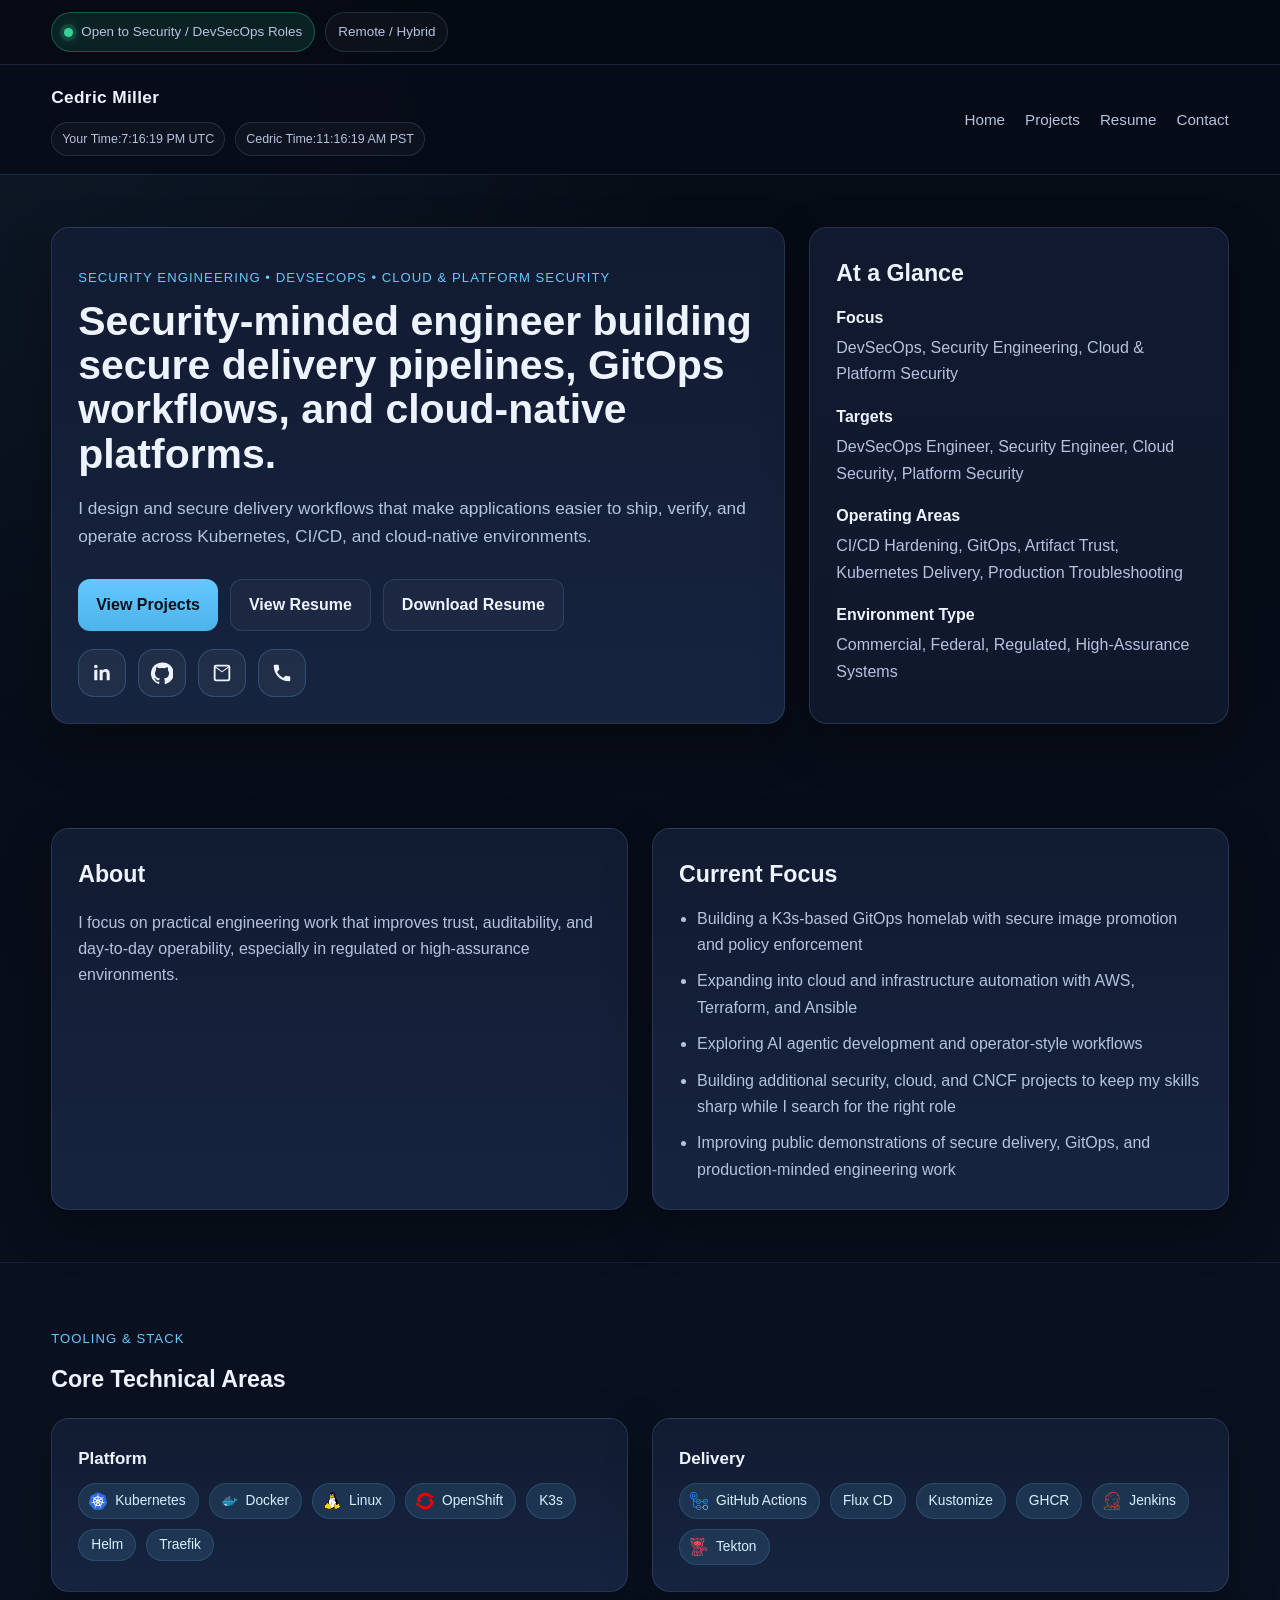
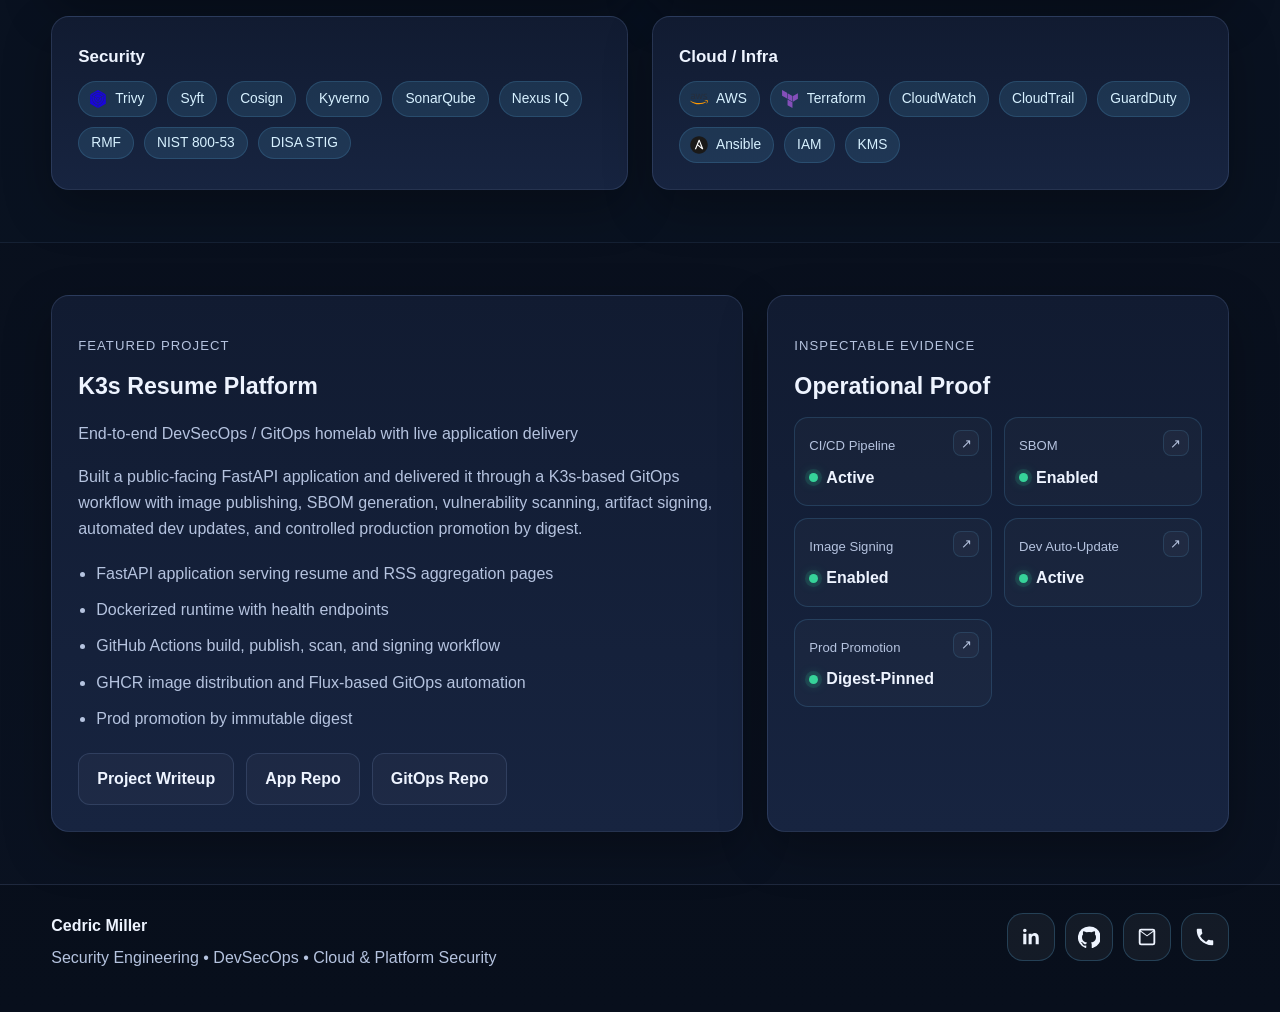
<file: index.html>
<!DOCTYPE html>
<html lang="en">

<head>
  <meta charset="UTF-8" />
  <meta name="viewport" content="width=device-width, initial-scale=1.0" />
  <title>Cedric Miller | DevSecOps & Security Engineer</title>
  <meta name="description"
    content="Cedric Miller portfolio featuring DevSecOps, security engineering, GitOps, Kubernetes, cloud-native platforms, and secure delivery systems." />
  <link rel="canonical" href="https://cedricmiller.dev/" />
  <link rel="stylesheet" href="/styles.css" />
  <script defer src="/script.js"></script>
</head>

<body>
  <a class="skip-link" href="#main">Skip to content</a>

  <div class="status-strip">
    <div class="container status-strip-inner">
      <span class="status-pill status-pill-available">
        <span class="status-dot" aria-hidden="true"></span>
        Open to Security / DevSecOps Roles
      </span>
      <span class="status-pill">Remote / Hybrid</span>
    </div>
  </div>

  <header class="site-header">
    <div class="container header-inner">
      <div class="brand-group">
        <a class="brand" href="/">Cedric Miller</a>
        <div class="header-meta">
          <span class="status-pill">Your Time: <span id="visitor-time">--:--</span></span>
          <span class="status-pill">Cedric Time: <span id="cedric-time">--:--</span></span>
        </div>
      </div>
      <nav class="nav" aria-label="Primary">
        <a href="/">Home</a>
        <a href="/projects.html">Projects</a>
        <a href="/resume.html">Resume</a>
        <a href="/contact.html">Contact</a>
      </nav>
    </div>
  </header>

  <main id="main">
    <section class="hero section">
      <div class="container hero-grid">
        <div class="hero-card hero-main">
          <p class="eyebrow">Security Engineering • DevSecOps • Cloud & Platform Security</p>
          <h1>Security-minded engineer building secure delivery pipelines, GitOps workflows, and cloud-native platforms.
          </h1>
          <p class="lead">
            I design and secure delivery workflows that make applications easier to ship, verify, and operate across
            Kubernetes, CI/CD, and cloud-native environments.
          </p>

          <div class="cta-row">
            <a class="btn btn-primary" href="/projects.html">View Projects</a>
            <a class="btn btn-secondary" href="/resume.html">View Resume</a>
            <a class="btn btn-secondary" href="/assets/CedricMillerResume.pdf">Download Resume</a>
          </div>

          <div class="social-row" aria-label="Quick links">
            <a class="social-icon-link" href="https://www.linkedin.com/in/cedric-miller2020/" target="_blank"
              rel="noopener noreferrer" aria-label="LinkedIn">
              <svg class="social-svg" viewBox="0 0 24 24" aria-hidden="true">
                <path fill="currentColor"
                  d="M6.94 8.5H3.56V20h3.38V8.5ZM5.25 3A1.97 1.97 0 1 0 5.3 6.94 1.97 1.97 0 0 0 5.25 3ZM20.44 12.7c0-3.46-1.85-5.07-4.32-5.07-1.99 0-2.88 1.09-3.38 1.86V8.5H9.38V20h3.36v-6.2c0-1.63.31-3.2 2.33-3.2 1.99 0 2.02 1.86 2.02 3.3V20H20.44v-7.3Z" />
              </svg>
            </a>

            <a class="social-icon-link" href="https://github.com/ceddy-cedd" target="_blank" rel="noopener noreferrer"
              aria-label="GitHub">
              <svg class="social-svg" viewBox="0 0 24 24" aria-hidden="true">
                <path fill="currentColor"
                  d="M12 .5A12 12 0 0 0 8.2 23.9c.6.1.82-.26.82-.58v-2.03c-3.34.73-4.04-1.42-4.04-1.42-.55-1.38-1.33-1.75-1.33-1.75-1.09-.74.08-.73.08-.73 1.2.09 1.84 1.22 1.84 1.22 1.08 1.83 2.82 1.3 3.5.99.11-.77.42-1.3.76-1.6-2.67-.3-5.47-1.32-5.47-5.9 0-1.3.47-2.37 1.23-3.2-.12-.3-.53-1.52.12-3.17 0 0 1-.32 3.3 1.22a11.5 11.5 0 0 1 6 0c2.28-1.54 3.28-1.22 3.28-1.22.66 1.65.25 2.87.13 3.17.77.83 1.23 1.9 1.23 3.2 0 4.6-2.81 5.59-5.5 5.88.43.37.82 1.1.82 2.23v3.3c0 .32.21.7.83.58A12 12 0 0 0 12 .5Z" />
              </svg>
            </a>

            <a class="social-icon-link" href="mailto:cedric7m@yahoo.com" aria-label="Email">
              <svg class="social-svg" viewBox="0 0 24 24" aria-hidden="true">
                <path fill="currentColor"
                  d="M3 5.5A2.5 2.5 0 0 1 5.5 3h13A2.5 2.5 0 0 1 21 5.5v13a2.5 2.5 0 0 1-2.5 2.5h-13A2.5 2.5 0 0 1 3 18.5v-13Zm2.1-.5L12 10.1 18.9 5H5.1Zm13.9 1.24-6.4 4.72a1 1 0 0 1-1.2 0L5 6.24V18.5a.5.5 0 0 0 .5.5h13a.5.5 0 0 0 .5-.5V6.24Z" />
              </svg>
            </a>

            <a class="social-icon-link" href="/contact.html" aria-label="Contact">
              <svg class="social-svg" viewBox="0 0 24 24" aria-hidden="true">
                <path fill="currentColor"
                  d="M6.62 10.79a15.46 15.46 0 0 0 6.59 6.59l2.2-2.2c.27-.27.67-.36 1.02-.24 1.12.37 2.33.57 3.57.57.55 0 1 .45 1 1V20a1 1 0 0 1-1 1C10.3 21 3 13.7 3 4a1 1 0 0 1 1-1h3.5c.55 0 1 .45 1 1 0 1.24.2 2.45.57 3.57.12.35.03.75-.24 1.02l-2.2 2.2Z" />
              </svg>
            </a>
          </div>
        </div>

        <aside class="hero-card hero-side">
          <h2>At a Glance</h2>
          <dl class="info-list">
            <div>
              <dt>Focus</dt>
              <dd>DevSecOps, Security Engineering, Cloud & Platform Security</dd>
            </div>
            <div>
              <dt>Targets</dt>
              <dd>DevSecOps Engineer, Security Engineer, Cloud Security, Platform Security</dd>
            </div>
            <div>
              <dt>Operating Areas</dt>
              <dd>CI/CD Hardening, GitOps, Artifact Trust, Kubernetes Delivery, Production Troubleshooting</dd>
            </div>
            <div>
              <dt>Environment Type</dt>
              <dd>Commercial, Federal, Regulated, High-Assurance Systems</dd>
            </div>
          </dl>
        </aside>
      </div>
    </section>

    <section class="section dashboard-section">
      <div class="container dashboard-grid">
        <article class="card">
          <h2>About</h2>
          <p>
            I focus on practical engineering work that improves trust, auditability, and day-to-day operability,
            especially in regulated or high-assurance environments.
          </p>
        </article>

        <article class="card">
          <h2>Current Focus</h2>
          <ul class="clean-list">
            <li>Building a K3s-based GitOps homelab with secure image promotion and policy enforcement</li>
            <li>Expanding into cloud and infrastructure automation with AWS, Terraform, and Ansible</li>
            <li>Exploring AI agentic development and operator-style workflows</li>
            <li>Building additional security, cloud, and CNCF projects to keep my skills sharp while I search for the
              right role</li>
            <li>Improving public demonstrations of secure delivery, GitOps, and production-minded engineering work</li>
          </ul>
        </article>
      </div>
    </section>

    <section class="section section-alt">
      <div class="container">
        <div class="section-heading">
          <p class="eyebrow">Tooling & Stack</p>
          <h2>Core Technical Areas</h2>
        </div>

        <div class="stack-grid">
          <article class="card">
            <h3>Platform</h3>
            <div class="tag-group">
              <span class="tag tag-with-icon"><img class="tag-logo" src="/assets/icons/kubernetes.svg" alt=""
                  aria-hidden="true">Kubernetes</span>
              <span class="tag tag-with-icon"><img class="tag-logo" src="/assets/icons/docker.svg" alt=""
                  aria-hidden="true">Docker</span>
              <span class="tag tag-with-icon"><img class="tag-logo" src="/assets/icons/linux.svg" alt=""
                  aria-hidden="true">Linux</span>
              <span class="tag tag-with-icon"><img class="tag-logo" src="/assets/icons/openshift.svg" alt=""
                  aria-hidden="true">OpenShift</span>
              <span class="tag">K3s</span>
              <span class="tag">Helm</span>
              <span class="tag">Traefik</span>
            </div>
          </article>

          <article class="card">
            <h3>Delivery</h3>
            <div class="tag-group">
              <span class="tag tag-with-icon"><img class="tag-logo" src="/assets/icons/githubactions.svg" alt=""
                  aria-hidden="true">GitHub Actions</span>
              <span class="tag">Flux CD</span>
              <span class="tag">Kustomize</span>
              <span class="tag">GHCR</span>
              <span class="tag tag-with-icon"><img class="tag-logo" src="/assets/icons/jenkins.svg" alt=""
                  aria-hidden="true">Jenkins</span>
              <span class="tag tag-with-icon"><img class="tag-logo" src="/assets/icons/tekton.svg" alt=""
                  aria-hidden="true">Tekton</span>
            </div>
          </article>

          <article class="card">
            <h3>Security</h3>
            <div class="tag-group">
              <span class="tag tag-with-icon"><img class="tag-logo" src="/assets/icons/trivy.svg" alt=""
                  aria-hidden="true">Trivy</span>
              <span class="tag">Syft</span>
              <span class="tag">Cosign</span>
              <span class="tag">Kyverno</span>
              <span class="tag">SonarQube</span>
              <span class="tag">Nexus IQ</span>
              <span class="tag">RMF</span>
              <span class="tag">NIST 800-53</span>
              <span class="tag">DISA STIG</span>
            </div>
          </article>

          <article class="card">
            <h3>Cloud / Infra</h3>
            <div class="tag-group">
              <span class="tag tag-with-icon"><img class="tag-logo" src="/assets/icons/aws.svg" alt=""
                  aria-hidden="true">AWS</span>
              <span class="tag tag-with-icon"><img class="tag-logo" src="/assets/icons/terraform.svg" alt=""
                  aria-hidden="true">Terraform</span>
              <span class="tag">CloudWatch</span>
              <span class="tag">CloudTrail</span>
              <span class="tag">GuardDuty</span>
              <span class="tag tag-with-icon"><img class="tag-logo" src="/assets/icons/ansible.svg" alt=""
                  aria-hidden="true">Ansible</span>
              <span class="tag">IAM</span>
              <span class="tag">KMS</span>
            </div>
          </article>
        </div>
      </div>
    </section>

    <section class="section">
      <div class="container featured-grid">
        <article class="card featured-project">
          <p class="eyebrow">Featured Project</p>
          <h2>K3s Resume Platform</h2>
          <p class="meta-line">End-to-end DevSecOps / GitOps homelab with live application delivery</p>
          <p>
            Built a public-facing FastAPI application and delivered it through a K3s-based GitOps workflow with
            image publishing, SBOM generation, vulnerability scanning, artifact signing, automated dev updates,
            and controlled production promotion by digest.
          </p>

          <ul class="clean-list proof-list">
            <li>FastAPI application serving resume and RSS aggregation pages</li>
            <li>Dockerized runtime with health endpoints</li>
            <li>GitHub Actions build, publish, scan, and signing workflow</li>
            <li>GHCR image distribution and Flux-based GitOps automation</li>
            <li>Prod promotion by immutable digest</li>
          </ul>

          <div class="portal-links">
            <a class="btn btn-secondary" href="/projects.html">Project Writeup</a>
            <a class="btn btn-secondary" href="https://github.com/ceddy-cedd/k3s-resume-platform" target="_blank"
              rel="noopener noreferrer">App Repo</a>
            <a class="btn btn-secondary" href="https://github.com/ceddy-cedd/k3s-resume-platform-gitops" target="_blank"
              rel="noopener noreferrer">GitOps Repo</a>
          </div>
        </article>

        <aside class="card proof-card">
          <p class="eyebrow">Inspectable Evidence</p>
          <h2>Operational Proof</h2>

          <div class="metric-grid">
            <button class="metric-card metric-card-button" type="button" data-proof-key="pipeline">
              <span class="metric-label">CI/CD Pipeline</span>
              <strong>Active</strong>
            </button>
            <button class="metric-card metric-card-button" type="button" data-proof-key="sbom">
              <span class="metric-label">SBOM</span>
              <strong>Enabled</strong>
            </button>
            <button class="metric-card metric-card-button" type="button" data-proof-key="image_signing">
              <span class="metric-label">Image Signing</span>
              <strong>Enabled</strong>
            </button>
            <button class="metric-card metric-card-button" type="button" data-proof-key="dev_auto_update">
              <span class="metric-label">Dev Auto-Update</span>
              <strong>Active</strong>
            </button>
            <button class="metric-card metric-card-button" type="button" data-proof-key="prod_promotion">
              <span class="metric-label">Prod Promotion</span>
              <strong>Digest-Pinned</strong>
            </button>
          </div>
        </aside>
      </div>
    </section>
  </main>

  <footer class="site-footer">
    <div class="container footer-inner">
      <div>
        <strong>Cedric Miller</strong>
        <p>Security Engineering • DevSecOps • Cloud & Platform Security</p>
      </div>
      <div class="footer-links footer-social" aria-label="Footer quick links">
        <a class="social-icon-link" href="https://www.linkedin.com/in/cedric-miller2020/" target="_blank"
          rel="noopener noreferrer" aria-label="LinkedIn">
          <svg class="social-svg" viewBox="0 0 24 24" aria-hidden="true">
            <path fill="currentColor"
              d="M6.94 8.5H3.56V20h3.38V8.5ZM5.25 3A1.97 1.97 0 1 0 5.3 6.94 1.97 1.97 0 0 0 5.25 3ZM20.44 12.7c0-3.46-1.85-5.07-4.32-5.07-1.99 0-2.88 1.09-3.38 1.86V8.5H9.38V20h3.36v-6.2c0-1.63.31-3.2 2.33-3.2 1.99 0 2.02 1.86 2.02 3.3V20H20.44v-7.3Z" />
          </svg>
        </a>
        <a class="social-icon-link" href="https://github.com/ceddy-cedd" target="_blank" rel="noopener noreferrer"
          aria-label="GitHub">
          <svg class="social-svg" viewBox="0 0 24 24" aria-hidden="true">
            <path fill="currentColor"
              d="M12 .5A12 12 0 0 0 8.2 23.9c.6.1.82-.26.82-.58v-2.03c-3.34.73-4.04-1.42-4.04-1.42-.55-1.38-1.33-1.75-1.33-1.75-1.09-.74.08-.73.08-.73 1.2.09 1.84 1.22 1.84 1.22 1.08 1.83 2.82 1.3 3.5.99.11-.77.42-1.3.76-1.6-2.67-.3-5.47-1.32-5.47-5.9 0-1.3.47-2.37 1.23-3.2-.12-.3-.53-1.52.12-3.17 0 0 1-.32 3.3 1.22a11.5 11.5 0 0 1 6 0c2.28-1.54 3.28-1.22 3.28-1.22.66 1.65.25 2.87.13 3.17.77.83 1.23 1.9 1.23 3.2 0 4.6-2.81 5.59-5.5 5.88.43.37.82 1.1.82 2.23v3.3c0 .32.21.7.83.58A12 12 0 0 0 12 .5Z" />
          </svg>
        </a>
        <a class="social-icon-link" href="mailto:cedric7m@yahoo.com" aria-label="Email">
          <svg class="social-svg" viewBox="0 0 24 24" aria-hidden="true">
            <path fill="currentColor"
              d="M3 5.5A2.5 2.5 0 0 1 5.5 3h13A2.5 2.5 0 0 1 21 5.5v13a2.5 2.5 0 0 1-2.5 2.5h-13A2.5 2.5 0 0 1 3 18.5v-13Zm2.1-.5L12 10.1 18.9 5H5.1Zm13.9 1.24-6.4 4.72a1 1 0 0 1-1.2 0L5 6.24V18.5a.5.5 0 0 0 .5.5h13a.5.5 0 0 0 .5-.5V6.24Z" />
          </svg>
        </a>
        <a class="social-icon-link" href="/contact.html" aria-label="Contact">
          <svg class="social-svg" viewBox="0 0 24 24" aria-hidden="true">
            <path fill="currentColor"
              d="M6.62 10.79a15.46 15.46 0 0 0 6.59 6.59l2.2-2.2c.27-.27.67-.36 1.02-.24 1.12.37 2.33.57 3.57.57.55 0 1 .45 1 1V20a1 1 0 0 1-1 1C10.3 21 3 13.7 3 4a1 1 0 0 1 1-1h3.5c.55 0 1 .45 1 1 0 1.24.2 2.45.57 3.57.12.35.03.75-.24 1.02l-2.2 2.2Z" />
          </svg>
        </a>
      </div>
    </div>
  </footer>
  <div class="proof-modal" id="proof-modal" hidden>
    <div class="proof-modal-backdrop" data-proof-close></div>
    <div class="proof-modal-dialog" role="dialog" aria-modal="true" aria-labelledby="proof-modal-title">
      <button class="proof-modal-close" type="button" aria-label="Close proof details" data-proof-close>×</button>

      <p class="eyebrow">Operational Proof</p>
      <h2 id="proof-modal-title">Proof Details</h2>
      <p class="proof-modal-status" id="proof-modal-status">Status</p>
      <p class="proof-modal-summary" id="proof-modal-summary">Summary</p>

      <div class="proof-modal-meta">
        <div>
          <span class="proof-modal-meta-label">Value</span>
          <strong id="proof-modal-value">—</strong>
        </div>
      </div>

      <div class="proof-modal-actions">
        <a class="btn btn-secondary" id="proof-modal-link" href="#" target="_blank" rel="noopener noreferrer">View
          Evidence</a>
        <button class="btn btn-secondary" type="button" data-proof-close>Close</button>
      </div>
    </div>
  </div>
</body>

</html>
</file>
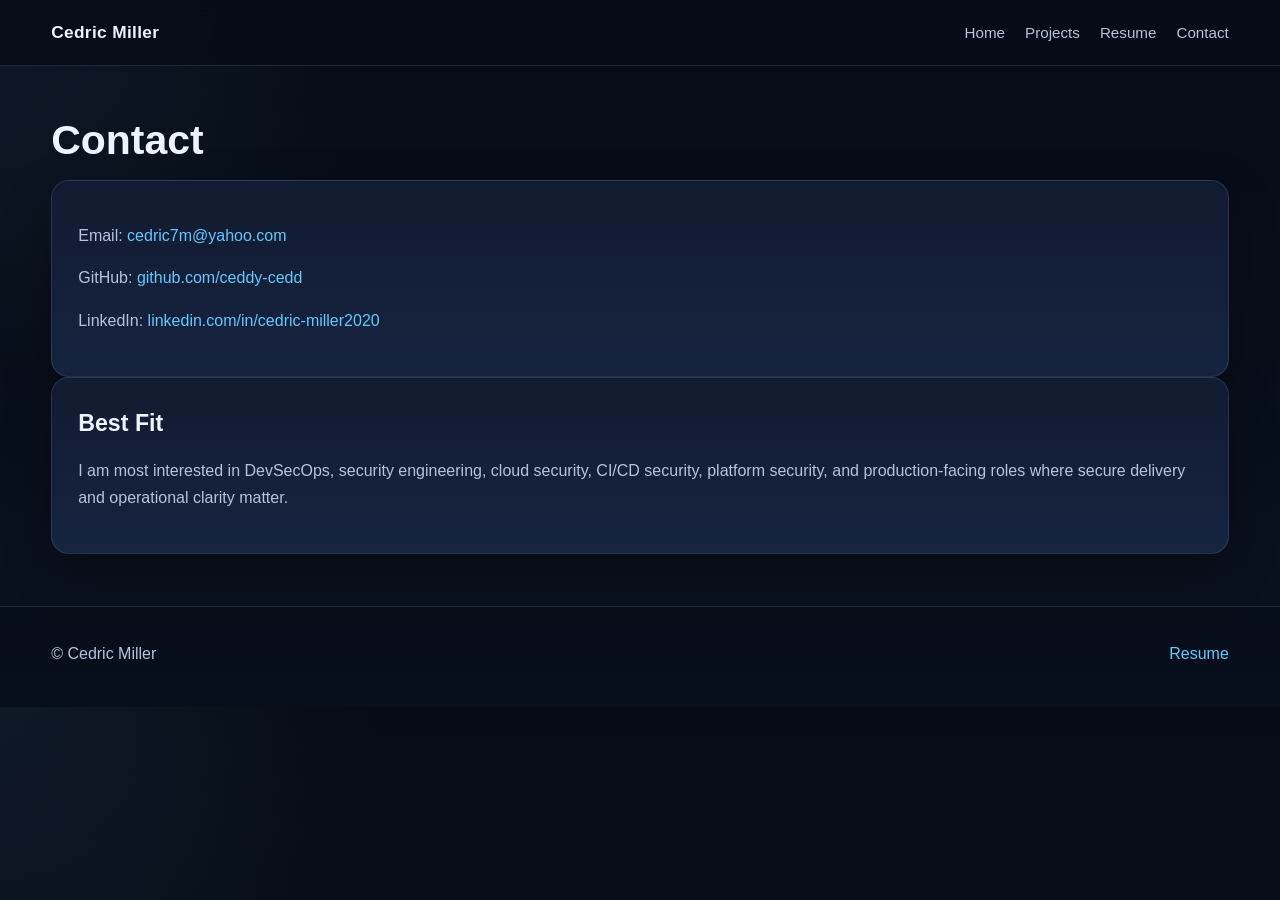
<file: contact.html>
<!DOCTYPE html>
<html lang="en">
<head>
  <meta charset="UTF-8" />
  <meta name="viewport" content="width=device-width, initial-scale=1.0" />
  <title>Contact | Cedric Miller</title>
  <meta
    name="description"
    content="Contact details and professional links for Cedric Miller."
  />
  <link rel="canonical" href="https://cedricmiller.dev/contact.html" />
  <link rel="stylesheet" href="/styles.css" />
</head>
<body>
  <a class="skip-link" href="#main">Skip to content</a>

  <header class="site-header">
    <div class="container header-inner">
      <a class="brand" href="/">Cedric Miller</a>
      <nav class="nav" aria-label="Primary">
        <a href="/">Home</a>
        <a href="/projects.html">Projects</a>
        <a href="/resume.html">Resume</a>
        <a href="/contact.html">Contact</a>
      </nav>
    </div>
  </header>

  <main id="main" class="section">
    <div class="container">
      <h1>Contact</h1>

      <article class="card">
        <p>Email: <a href="mailto:cedric7m@yahoo.com">cedric7m@yahoo.com</a></p>
        <p>GitHub: <a href="https://github.com/ceddy-cedd" rel="noopener noreferrer">github.com/ceddy-cedd</a></p>
        <p>LinkedIn: <a href="https://www.linkedin.com/in/cedric-miller2020/" rel="noopener noreferrer">linkedin.com/in/cedric-miller2020</a></p>
      </article>

      <article class="card">
        <h2>Best Fit</h2>
        <p>
          I am most interested in DevSecOps, security engineering, cloud security, CI/CD security,
          platform security, and production-facing roles where secure delivery and operational clarity matter.
        </p>
      </article>
    </div>
  </main>

  <footer class="site-footer">
    <div class="container footer-inner">
      <p>© Cedric Miller</p>
      <p><a href="/resume.html">Resume</a></p>
    </div>
  </footer>
</body>
</html>
</file>
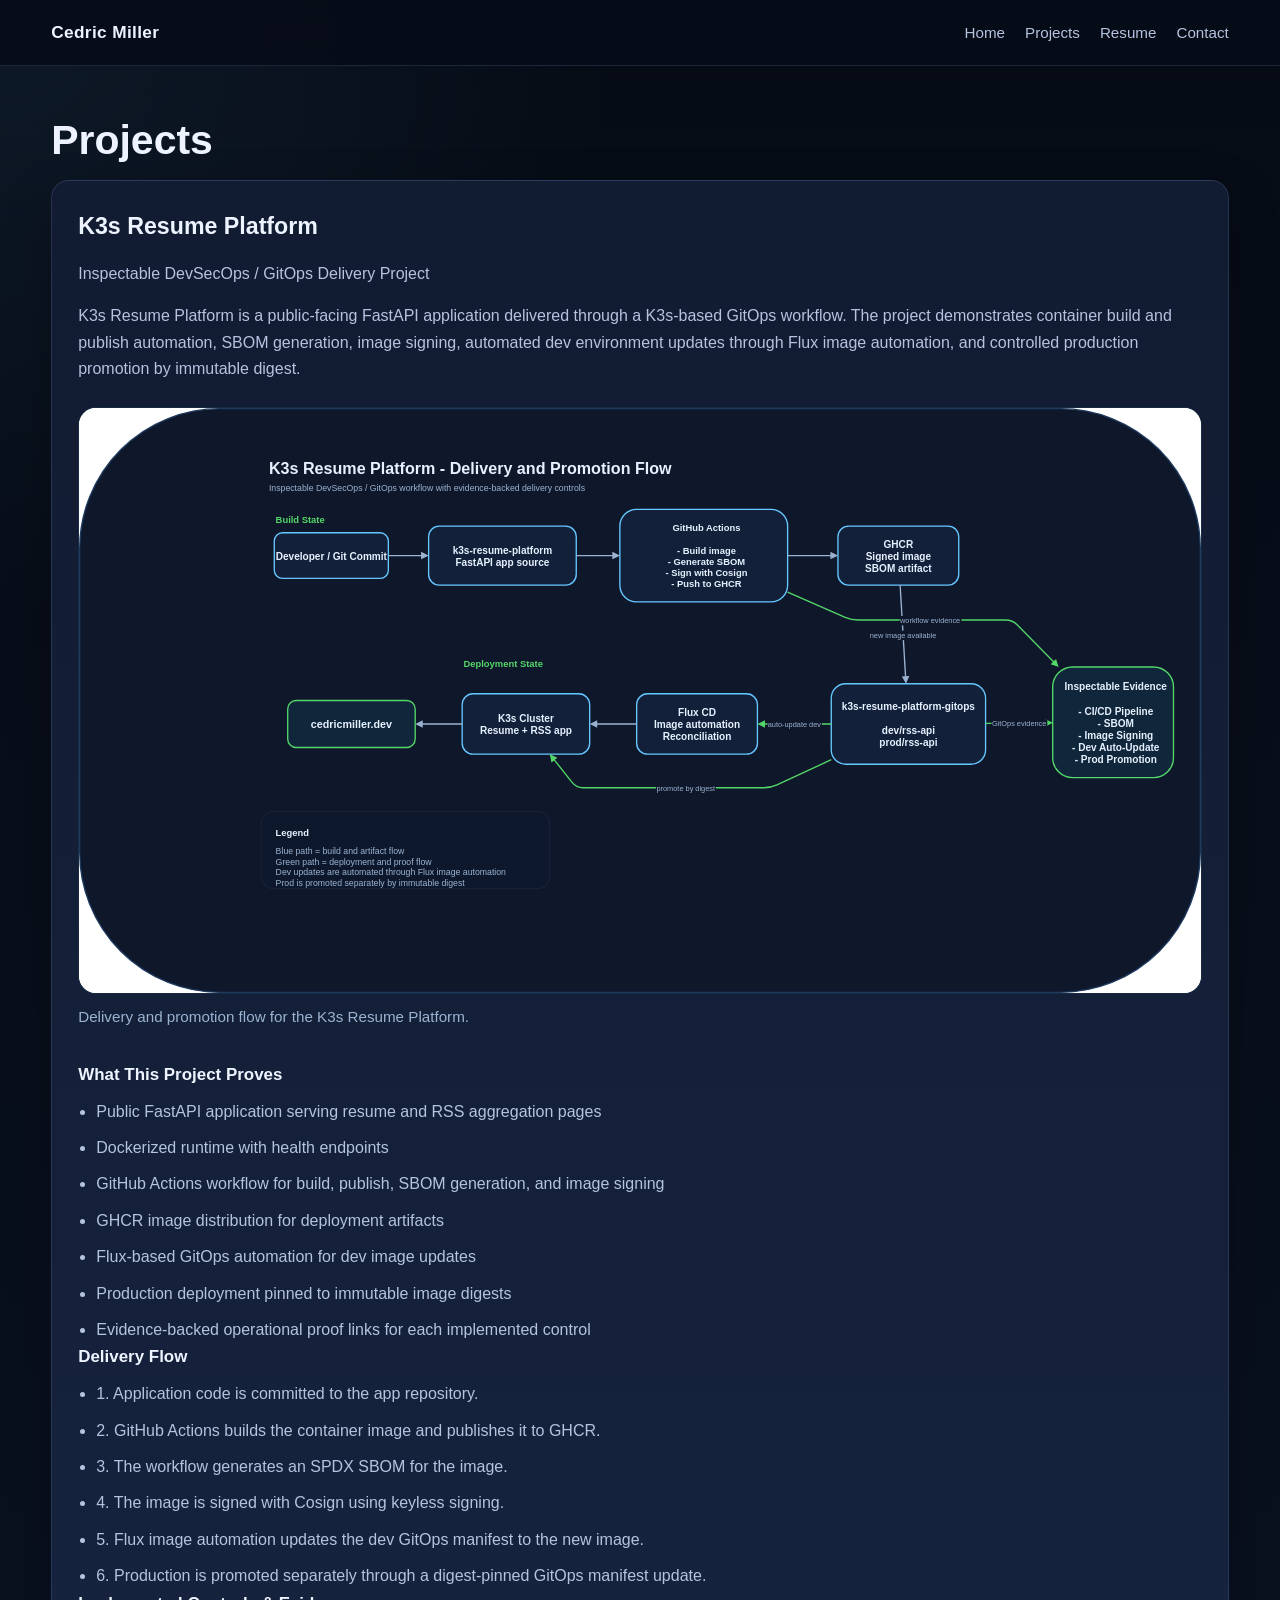
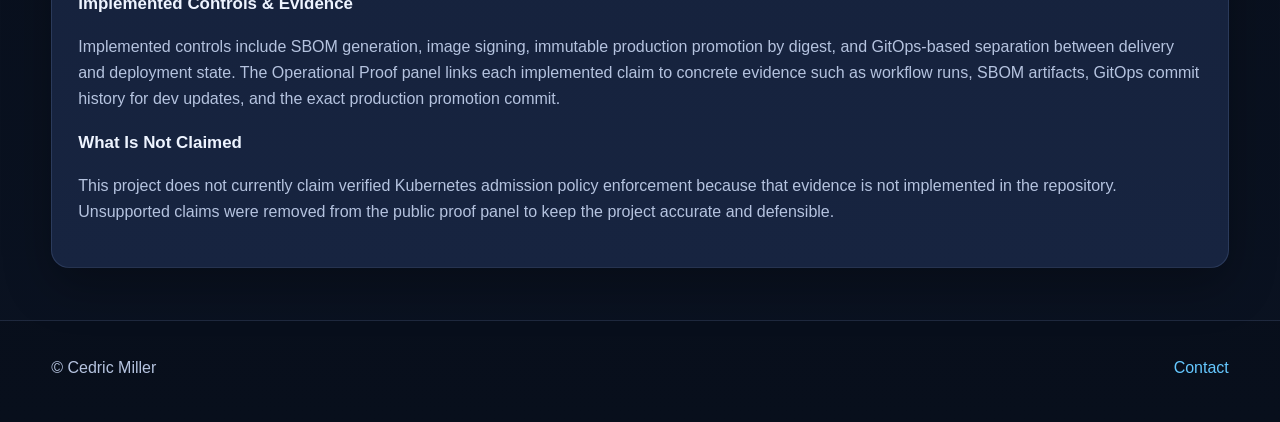
<file: projects.html>
<!DOCTYPE html>
<html lang="en">

<head>
  <meta charset="UTF-8" />
  <meta name="viewport" content="width=device-width, initial-scale=1.0" />
  <title>Projects | Cedric Miller</title>
  <meta name="description"
    content="Projects by Cedric Miller focused on DevSecOps, Kubernetes, GitOps, CI/CD, and security engineering." />
  <link rel="canonical" href="https://cedricmiller.dev/projects.html" />
  <link rel="stylesheet" href="/styles.css" />
</head>

<body>
  <a class="skip-link" href="#main">Skip to content</a>

  <header class="site-header">
    <div class="container header-inner">
      <a class="brand" href="/">Cedric Miller</a>
      <nav class="nav" aria-label="Primary">
        <a href="/">Home</a>
        <a href="/projects.html">Projects</a>
        <a href="/resume.html">Resume</a>
        <a href="/contact.html">Contact</a>
      </nav>
    </div>
  </header>

  <main id="main" class="section">
    <div class="container">
      <h1>Projects</h1>

      <article class="card">
        <h2>K3s Resume Platform</h2>
        <p class="meta">Inspectable DevSecOps / GitOps Delivery Project</p>
        <p>
          K3s Resume Platform is a public-facing FastAPI application delivered through a K3s-based GitOps workflow.
          The project demonstrates container build and publish automation, SBOM generation, image signing, automated
          dev environment updates through Flux image automation, and controlled production promotion by immutable
          digest.
        </p>

        <figure class="project-diagram">
          <img src="/assets/k3s-delivery-flow.svg"
            alt="Architecture diagram showing the K3s Resume Platform delivery flow from app repository to GitHub Actions, GHCR, GitOps manifests, Flux CD, the K3s cluster, and cedricmiller.dev." />
          <figcaption>Delivery and promotion flow for the K3s Resume Platform.</figcaption>
        </figure>


        <h3>What This Project Proves</h3>
        <ul class="clean-list">
          <li>Public FastAPI application serving resume and RSS aggregation pages</li>
          <li>Dockerized runtime with health endpoints</li>
          <li>GitHub Actions workflow for build, publish, SBOM generation, and image signing</li>
          <li>GHCR image distribution for deployment artifacts</li>
          <li>Flux-based GitOps automation for dev image updates</li>
          <li>Production deployment pinned to immutable image digests</li>
          <li>Evidence-backed operational proof links for each implemented control</li>
        </ul>

        <h3>Delivery Flow</h3>
        <ul class="clean-list">
          <li>1. Application code is committed to the app repository.</li>
          <li>2. GitHub Actions builds the container image and publishes it to GHCR.</li>
          <li>3. The workflow generates an SPDX SBOM for the image.</li>
          <li>4. The image is signed with Cosign using keyless signing.</li>
          <li>5. Flux image automation updates the dev GitOps manifest to the new image.</li>
          <li>6. Production is promoted separately through a digest-pinned GitOps manifest update.</li>
        </ul>

        <h3>Implemented Controls &amp; Evidence</h3>
        <p>
          Implemented controls include SBOM generation, image signing, immutable production promotion by digest,
          and GitOps-based separation between delivery and deployment state. The Operational Proof panel links each
          implemented claim to concrete evidence such as workflow runs, SBOM artifacts, GitOps commit history for
          dev updates, and the exact production promotion commit.
        </p>

        <h3>What Is Not Claimed</h3>
        <p>
          This project does not currently claim verified Kubernetes admission policy enforcement because that evidence
          is not implemented in the repository. Unsupported claims were removed from the public proof panel to keep
          the project accurate and defensible.
        </p>
      </article>
    </div>
  </main>

  <footer class="site-footer">
    <div class="container footer-inner">
      <p>© Cedric Miller</p>
      <p><a href="/contact.html">Contact</a></p>
    </div>
  </footer>
</body>

</html>
</file>
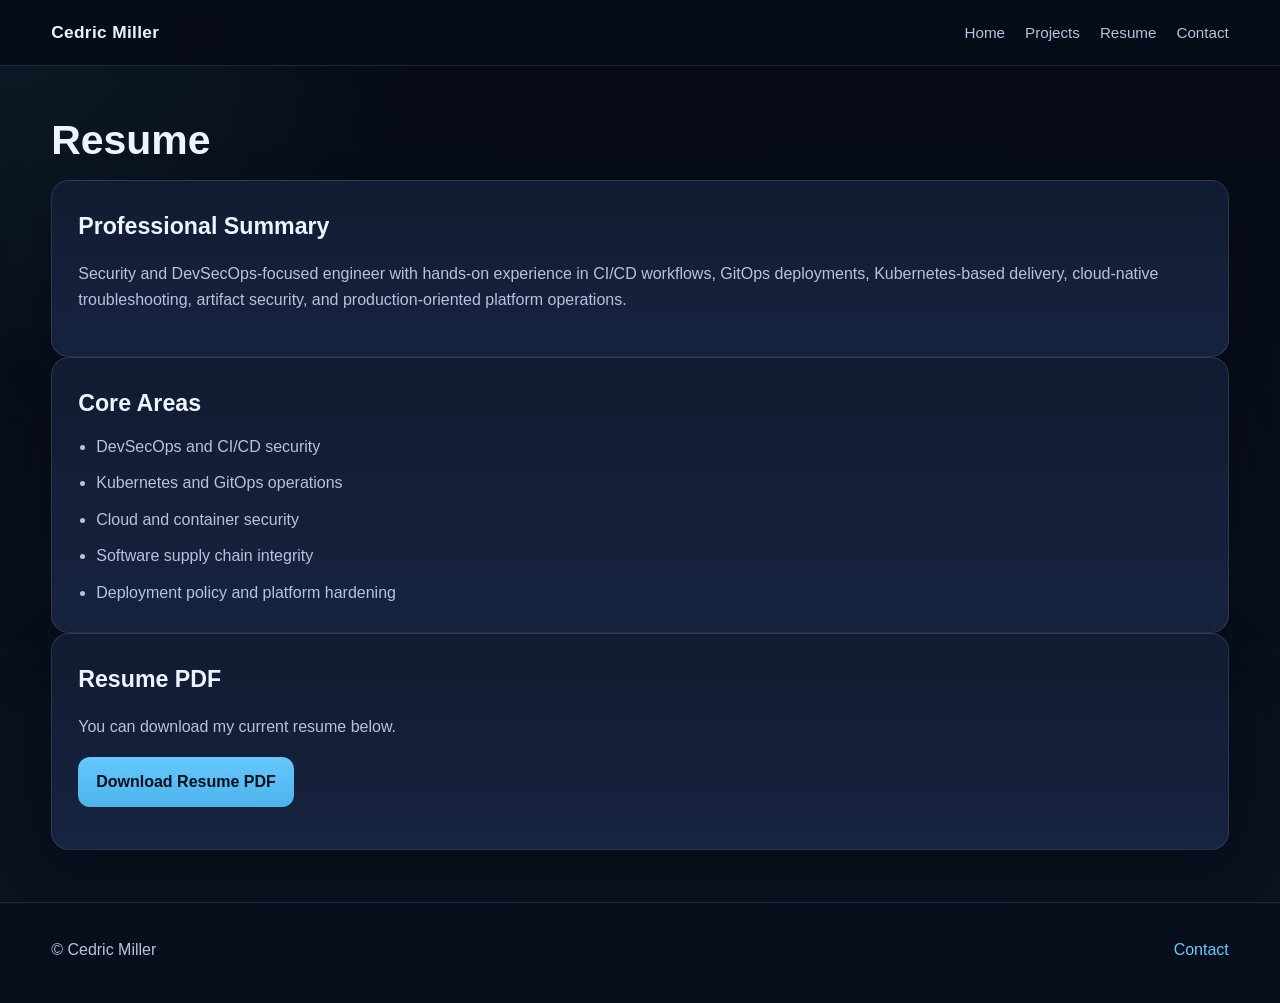
<file: resume.html>
<!DOCTYPE html>
<html lang="en">
<head>
  <meta charset="UTF-8" />
  <meta name="viewport" content="width=device-width, initial-scale=1.0" />
  <title>Resume | Cedric Miller</title>
  <meta
    name="description"
    content="Resume summary and technical focus for Cedric Miller."
  />
  <link rel="canonical" href="https://cedricmiller.dev/resume.html" />
  <link rel="stylesheet" href="/styles.css" />
</head>
<body>
  <a class="skip-link" href="#main">Skip to content</a>

  <header class="site-header">
    <div class="container header-inner">
      <a class="brand" href="/">Cedric Miller</a>
      <nav class="nav" aria-label="Primary">
        <a href="/">Home</a>
        <a href="/projects.html">Projects</a>
        <a href="/resume.html">Resume</a>
        <a href="/contact.html">Contact</a>
      </nav>
    </div>
  </header>

  <main id="main" class="section">
    <div class="container">
      <h1>Resume</h1>

      <article class="card">
        <h2>Professional Summary</h2>
        <p>
          Security and DevSecOps-focused engineer with hands-on experience in CI/CD workflows,
          GitOps deployments, Kubernetes-based delivery, cloud-native troubleshooting, artifact security,
          and production-oriented platform operations.
        </p>
      </article>

      <article class="card">
        <h2>Core Areas</h2>
        <ul class="clean-list">
          <li>DevSecOps and CI/CD security</li>
          <li>Kubernetes and GitOps operations</li>
          <li>Cloud and container security</li>
          <li>Software supply chain integrity</li>
          <li>Deployment policy and platform hardening</li>
        </ul>
      </article>

      <article class="card">
        <h2>Resume PDF</h2>
        <p>You can download my current resume below.</p>
        <p>
          <a class="btn btn-primary" href="/assets/CedricMillerResume.pdf">Download Resume PDF</a>
        </p>
      </article>
    </div>
  </main>

  <footer class="site-footer">
    <div class="container footer-inner">
      <p>© Cedric Miller</p>
      <p><a href="/contact.html">Contact</a></p>
    </div>
  </footer>
</body>
</html>
</file>
<file: styles.css>
:root {
  --bg: #070d18;
  --bg-alt: #0d1526;
  --panel: #111b31;
  --panel-alt: #172440;
  --panel-soft: rgba(20, 31, 56, 0.82);
  --text: #eef4ff;
  --muted: #b5c3df;
  --accent: #65c8ff;
  --accent-strong: #9edfff;
  --accent-soft: rgba(101, 200, 255, 0.12);
  --success: #36d399;
  --border: rgba(132, 163, 214, 0.18);
  --shadow: 0 18px 48px rgba(0, 0, 0, 0.28);
  --radius: 18px;
  --max-width: 1180px;
}

* {
  box-sizing: border-box;
}

html {
  scroll-behavior: smooth;
}

body {
  margin: 0;
  background:
    radial-gradient(circle at top left, rgba(101, 200, 255, 0.08), transparent 26%),
    linear-gradient(180deg, #060b15 0%, #0a1221 100%);
  color: var(--text);
  font-family: Arial, Helvetica, sans-serif;
  line-height: 1.65;
}

a {
  color: var(--accent);
  text-decoration: none;
}

a:hover {
  color: var(--accent-strong);
}

.container {
  width: min(var(--max-width), 92%);
  margin: 0 auto;
}

.skip-link {
  position: absolute;
  left: -9999px;
  top: 0;
}

.skip-link:focus {
  left: 16px;
  top: 16px;
  background: #fff;
  color: #000;
  padding: 10px 14px;
  border-radius: 8px;
  z-index: 1000;
}

.status-strip {
  border-bottom: 1px solid var(--border);
  background: rgba(5, 10, 20, 0.95);
}

.status-strip-inner {
  display: flex;
  flex-wrap: wrap;
  gap: 10px;
  padding: 12px 0;
}

.status-pill {
  display: inline-flex;
  align-items: center;
  border: 1px solid var(--border);
  background: rgba(255, 255, 255, 0.03);
  color: var(--muted);
  border-radius: 999px;
  padding: 8px 12px;
  font-size: 0.84rem;
  white-space: nowrap;
}

.status-pill-available {
  background: rgba(54, 211, 153, 0.12);
  border-color: rgba(54, 211, 153, 0.3);
  color: #cffff0;
}

.status-dot {
  width: 9px;
  height: 9px;
  border-radius: 50%;
  background: #36d399;
  box-shadow: 0 0 0 4px rgba(54, 211, 153, 0.14), 0 0 12px rgba(54, 211, 153, 0.55);
  flex: 0 0 auto;
}

.status-pill-available {
  gap: 8px;
}

.site-header {
  position: sticky;
  top: 0;
  z-index: 20;
  backdrop-filter: blur(12px);
  background: rgba(7, 13, 24, 0.9);
  border-bottom: 1px solid var(--border);
}

.header-inner {
  display: flex;
  justify-content: space-between;
  align-items: center;
  gap: 24px;
  padding: 18px 0;
}

.brand {
  color: var(--text);
  font-weight: 700;
  font-size: 1.08rem;
  letter-spacing: 0.02em;
}

.brand-group {
  display: flex;
  flex-direction: column;
  gap: 10px;
}

.header-meta {
  display: flex;
  flex-wrap: wrap;
  gap: 10px;
}

.header-meta .status-pill {
  font-size: 0.78rem;
  padding: 6px 10px;
}

.nav {
  display: flex;
  gap: 20px;
  flex-wrap: wrap;
}

.nav a {
  color: var(--muted);
  font-size: 0.95rem;
}

.nav a:hover {
  color: var(--text);
}

.section {
  padding: 52px 0;
}

.section-alt {
  background: rgba(10, 18, 34, 0.78);
  border-top: 1px solid rgba(132, 163, 214, 0.1);
  border-bottom: 1px solid rgba(132, 163, 214, 0.1);
}

.hero-grid,
.dashboard-grid,
.stack-grid,
.featured-grid {
  display: grid;
  gap: 24px;
}

.hero-grid {
  grid-template-columns: 1.75fr 1fr;
}

.dashboard-grid {
  grid-template-columns: repeat(2, minmax(0, 1fr));
}

.stack-grid {
  grid-template-columns: repeat(2, minmax(0, 1fr));
}

.featured-grid {
  grid-template-columns: 1.5fr 1fr;
}

.hero-card,
.card {
  background: linear-gradient(180deg, var(--panel) 0%, var(--panel-alt) 100%);
  border: 1px solid var(--border);
  border-radius: var(--radius);
  box-shadow: var(--shadow);
}

.hero-card,
.card {
  padding: 26px;
}

.hero-main {
  min-height: 100%;
}

.hero-side {
  background: linear-gradient(180deg, rgba(17, 27, 49, 0.96) 0%, rgba(16, 25, 44, 0.96) 100%);
}

.eyebrow {
  color: var(--accent);
  text-transform: uppercase;
  letter-spacing: 0.08em;
  font-size: 0.82rem;
  margin-bottom: 10px;
}

h1 {
  margin: 0 0 18px;
  max-width: 820px;
  font-size: clamp(1.95rem, 3.2vw, 3.55rem);
  line-height: 1.08;
}

h2 {
  margin-top: 0;
  margin-bottom: 12px;
  font-size: 1.45rem;
}

h3 {
  margin-top: 0;
  margin-bottom: 10px;
  font-size: 1.06rem;
}

.lead,
.meta-line,
.info-list dd,
.metric-label,
.card p,
.clean-list,
.footer-inner,
.nav a,
.status-pill {
  color: var(--muted);
}

.lead {
  font-size: 1.08rem;
  max-width: 760px;
}

.cta-row,
.social-row,
.portal-links {
  display: flex;
  flex-wrap: wrap;
  gap: 12px;
}

.cta-row {
  margin-top: 28px;
}

.social-row {
  margin-top: 18px;
}

.social-icon-link {
  display: inline-flex;
  align-items: center;
  justify-content: center;
  width: 48px;
  height: 48px;
  border-radius: 16px;
  border: 1px solid rgba(101, 200, 255, 0.22);
  background: rgba(255, 255, 255, 0.05);
  color: var(--text);
  transition: transform 0.16s ease, border-color 0.16s ease, background 0.16s ease;
}

.social-icon-link:hover {
  transform: translateY(-1px);
  border-color: rgba(101, 200, 255, 0.5);
  background: rgba(101, 200, 255, 0.08);
  color: var(--accent-strong);
}

.social-svg {
  width: 22px;
  height: 22px;
  display: block;
}

.portal-links {
  margin-top: 20px;
}

.btn {
  display: inline-flex;
  align-items: center;
  justify-content: center;
  min-height: 42px;
  padding: 12px 18px;
  border-radius: 12px;
  font-weight: 700;
  transition: transform 0.16s ease, border-color 0.16s ease, background 0.16s ease;
}

.btn:hover {
  transform: translateY(-1px);
}

.btn-primary {
  background: linear-gradient(180deg, var(--accent) 0%, #4cb3ea 100%);
  color: #06101a;
}

.btn-primary:hover {
  color: #06101a;
  background: linear-gradient(180deg, var(--accent-strong) 0%, #78caef 100%);
}

.btn-secondary {
  border: 1px solid var(--border);
  background: rgba(255, 255, 255, 0.03);
  color: var(--text);
}

.btn-secondary:hover {
  border-color: rgba(101, 200, 255, 0.5);
  color: var(--text);
}

.social-link {
  display: inline-flex;
  align-items: center;
  justify-content: center;
  min-height: 38px;
  padding: 10px 14px;
  border-radius: 999px;
  border: 1px solid var(--border);
  background: rgba(255, 255, 255, 0.03);
  color: var(--text);
  font-size: 0.92rem;
}

.social-icon {
  display: inline-flex;
  align-items: center;
  justify-content: center;
  width: 18px;
  height: 18px;
  font-size: 0.8rem;
  font-weight: 700;
  line-height: 1;
  opacity: 0.92;
}

.social-link:hover {
  border-color: rgba(101, 200, 255, 0.45);
}

.info-list {
  display: grid;
  gap: 16px;
  margin: 0;
}

.info-list dt {
  color: var(--text);
  font-weight: 700;
  margin-bottom: 4px;
}

.info-list dd {
  margin: 0;
}

.clean-list {
  padding-left: 18px;
  margin: 0;
}

.clean-list li + li {
  margin-top: 10px;
}

.section-heading {
  margin-bottom: 20px;
}

.tag-group {
  display: flex;
  flex-wrap: wrap;
  gap: 10px;
}

.tag {
  display: inline-flex;
  align-items: center;
  gap: 0;
  padding: 8px 12px;
  border-radius: 999px;
  background: var(--accent-soft);
  border: 1px solid rgba(101, 200, 255, 0.16);
  color: #d7f1ff;
  font-size: 0.86rem;
  line-height: 1;
  white-space: nowrap;
}

.tag-with-icon {
  gap: 8px;
  padding-left: 10px;
  padding-right: 12px;
}

.tag-logo {
  width: 18px;
  height: 18px;
  min-width: 18px;
  min-height: 18px;
  max-width: 18px;
  max-height: 18px;
  display: block;
  object-fit: contain;
  flex: 0 0 18px;
}

.proof-list {
  margin-top: 18px;
}

.metric-grid {
  display: grid;
  grid-template-columns: repeat(2, minmax(0, 1fr));
  gap: 12px;
}

.metric-card {
  border: 1px solid rgba(101, 200, 255, 0.16);
  border-radius: 14px;
  background: rgba(255, 255, 255, 0.025);
  padding: 14px;
}

.metric-card strong {
  display: flex;
  align-items: center;
  gap: 8px;
  margin-top: 6px;
  color: var(--text);
  font-size: 1rem;
}

.metric-card strong::before {
  content: "";
  width: 9px;
  height: 9px;
  border-radius: 50%;
  background: #36d399;
  box-shadow: 0 0 0 4px rgba(54, 211, 153, 0.12), 0 0 12px rgba(54, 211, 153, 0.45);
  flex: 0 0 auto;
  animation: status-pulse 2.4s ease-in-out infinite;
}

.metric-card-button {
  width: 100%;
  text-align: left;
  cursor: pointer;
  font: inherit;
}

.metric-card-button {
  position: relative;
}

.metric-card-button::after {
  content: "↗";
  position: absolute;
  top: 12px;
  right: 12px;
  width: 24px;
  height: 24px;
  display: inline-flex;
  align-items: center;
  justify-content: center;
  border-radius: 8px;
  border: 1px solid rgba(101, 200, 255, 0.14);
  background: rgba(255, 255, 255, 0.03);
  color: var(--muted);
  font-size: 0.82rem;
  line-height: 1;
  transition: border-color 0.16s ease, color 0.16s ease, background 0.16s ease;
}

.metric-card-button:hover::after {
  border-color: rgba(101, 200, 255, 0.34);
  color: var(--accent-strong);
  background: rgba(101, 200, 255, 0.08);
}

.metric-card-button:hover {
  border-color: rgba(101, 200, 255, 0.32);
  background: rgba(255, 255, 255, 0.04);
}

.proof-modal[hidden] {
  display: none;
}

.proof-modal {
  position: fixed;
  inset: 0;
  z-index: 100;
}

.proof-modal-backdrop {
  position: absolute;
  inset: 0;
  background: rgba(2, 8, 18, 0.82);
}

.proof-modal-dialog {
  position: relative;
  width: min(560px, calc(100% - 32px));
  margin: 8vh auto 0;
  background: linear-gradient(180deg, var(--panel) 0%, var(--panel-alt) 100%);
  border: 1px solid var(--border);
  border-radius: 20px;
  box-shadow: var(--shadow);
  padding: 28px;
}

.proof-modal-close {
  position: absolute;
  top: 14px;
  right: 14px;
  width: 36px;
  height: 36px;
  border-radius: 10px;
  border: 1px solid var(--border);
  background: rgba(255, 255, 255, 0.03);
  color: var(--text);
  font-size: 1.2rem;
  cursor: pointer;
}

.proof-modal-status {
  display: inline-flex;
  align-items: center;
  gap: 8px;
  color: var(--text);
  font-weight: 700;
  margin: 10px 0 12px;
}

.proof-modal-status::before {
  content: "";
  width: 9px;
  height: 9px;
  border-radius: 50%;
  background: #36d399;
  box-shadow: 0 0 0 4px rgba(54, 211, 153, 0.12), 0 0 12px rgba(54, 211, 153, 0.45);
  flex: 0 0 auto;
}

.proof-modal-summary {
  color: var(--muted);
  margin: 0 0 18px;
}

.proof-modal-meta {
  border: 1px solid var(--border);
  border-radius: 14px;
  background: rgba(255, 255, 255, 0.025);
  padding: 14px;
  margin-bottom: 20px;
}

.proof-modal-meta-label {
  display: block;
  font-size: 0.78rem;
  color: var(--muted);
  margin-bottom: 4px;
}

.proof-modal-actions {
  display: flex;
  gap: 12px;
  flex-wrap: wrap;
}

@keyframes status-pulse {
  0%, 100% {
    transform: scale(1);
    opacity: 1;
  }
  50% {
    transform: scale(1.08);
    opacity: 0.82;
  }
}

.metric-label {
  font-size: 0.82rem;
}

.site-footer {
  border-top: 1px solid var(--border);
  padding: 28px 0 40px;
  background: rgba(5, 10, 20, 0.4);
}

.footer-inner {
  display: flex;
  justify-content: space-between;
  gap: 24px;
  flex-wrap: wrap;
}

.footer-inner strong {
  color: var(--text);
}

.footer-inner p {
  margin: 6px 0 0;
}

.footer-links {
  display: flex;
  flex-wrap: wrap;
  gap: 14px;
  align-items: flex-start;
}

.footer-social {
  gap: 10px;
}

@media (max-width: 1024px) {
  .hero-grid,
  .dashboard-grid,
  .stack-grid,
  .featured-grid {
    grid-template-columns: 1fr;
  }
}

@media (max-width: 720px) {
  .header-inner {
    flex-direction: column;
    align-items: flex-start;
  }

  .nav {
    gap: 14px;
  }

  .status-strip-inner {
    gap: 8px;
  }

  .section {
    padding: 40px 0;
  }

  .hero-card,
  .card,
  .proof-modal-dialog {
    padding: 22px;
  }

  .header-meta {
    gap: 8px;
  }

  .header-meta .status-pill {
    font-size: 0.74rem;
    padding: 6px 9px;
  }

  .cta-row,
  .proof-modal-actions {
    flex-direction: column;
  }

  .cta-row .btn,
  .proof-modal-actions .btn {
    width: 100%;
  }

  .social-row {
    gap: 10px;
  }

  .metric-grid {
    grid-template-columns: 1fr;
  }

  .proof-modal-dialog {
    width: min(560px, calc(100% - 20px));
    margin: 5vh auto 0;
  }

  h1 {
    font-size: 2.05rem;
    line-height: 1.12;
  }
}

.project-diagram {
  margin: 24px 0 32px;
}

.project-diagram img {
  width: 100%;
  max-width: 100%;
  display: block;
  border-radius: 18px;
  border: 1px solid rgba(101, 200, 255, 0.14);
  background: rgba(10, 18, 36, 0.9);
}

.project-diagram figcaption {
  margin-top: 10px;
  color: #9bb3d1;
  font-size: 0.95rem;
}
</file>
